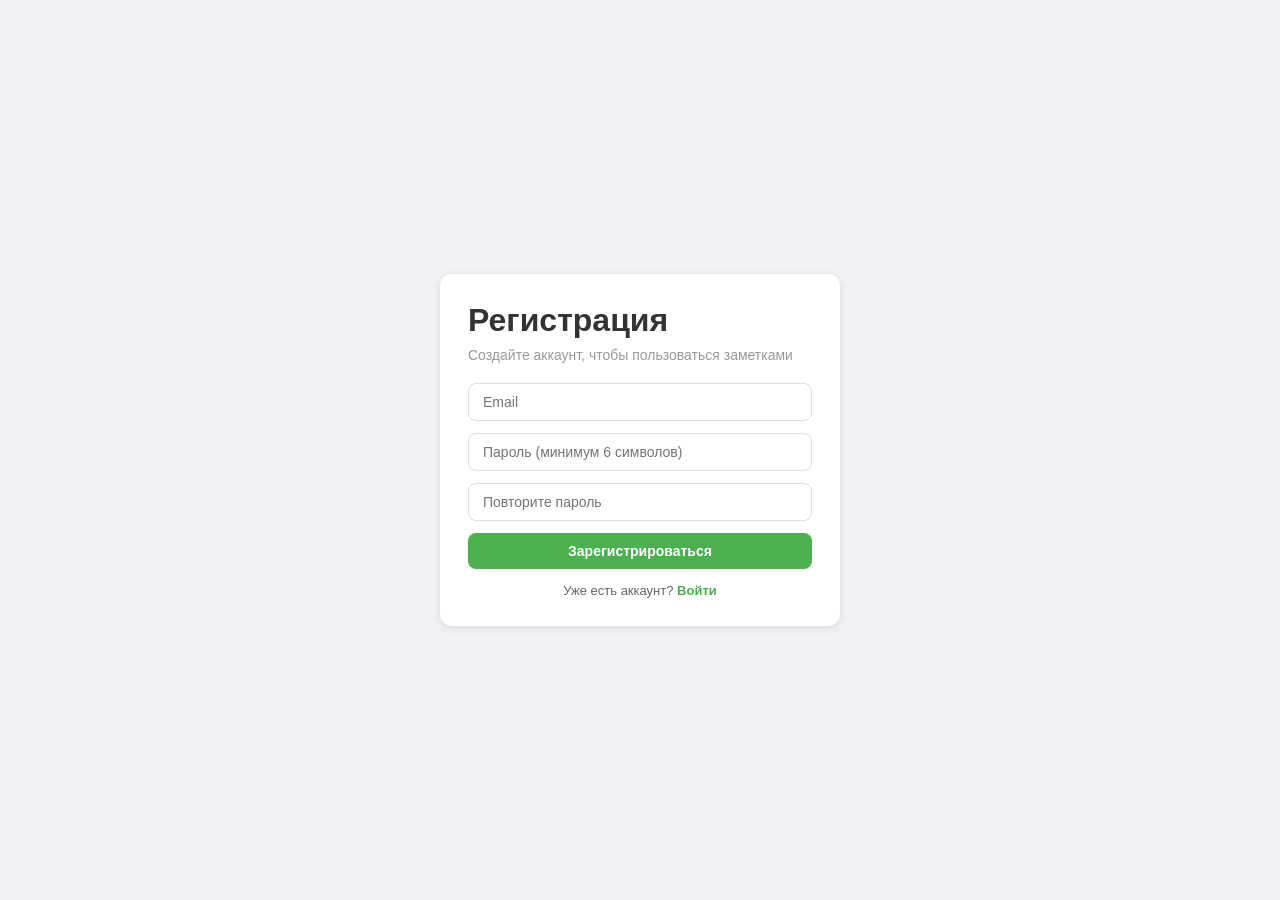
<file: registration-serv/target/classes/static/index.html>
<!DOCTYPE html>
<html lang="ru">
<head>
    <meta charset="UTF-8">
    <title>Регистрация</title>
    <link rel="stylesheet" href="style.css">
</head>
<body>
<div class="container">

    <!-- Шаг 1: форма регистрации -->
    <div class="card" id="register-step">
        <h1>Регистрация</h1>
        <p class="subtitle">Создайте аккаунт, чтобы пользоваться заметками</p>

        <div id="register-message"></div>

        <input type="email" id="email" placeholder="Email" autocomplete="email" />
        <input type="password" id="password" placeholder="Пароль (минимум 6 символов)" autocomplete="new-password" />
        <input type="password" id="password-confirm" placeholder="Повторите пароль" autocomplete="new-password" />

        <button class="btn-primary" onclick="register()">Зарегистрироваться</button>

        <p class="hint">
            Уже есть аккаунт?
            <a href="javascript:void(0)" onclick="goToLogin()">Войти</a>
        </p>
    </div>

    <!-- Шаг 2: настройка 2FA -->
    <div class="card" id="totp-step" style="display:none">
        <h1>Настройка 2FA</h1>
        <p class="subtitle">Отсканируйте QR-код в приложении-аутентификаторе</p>

        <div id="totp-message"></div>

        <div class="qr-wrapper">
            <div id="qrcode-container"></div>
        </div>

        <div class="secret-box">
            <span class="secret-label">Ключ вручную:</span>
            <code id="totp-secret-text"></code>
        </div>

        <p class="hint" style="margin-bottom:12px; margin-top:0">
            Используйте Google Authenticator, Authy или любое TOTP-приложение
        </p>

        <input type="text" id="totp-code" placeholder="6-значный код из приложения"
               maxlength="6" inputmode="numeric" autocomplete="one-time-code" />

        <button class="btn-primary" onclick="confirmTotp()">Активировать 2FA</button>
    </div>

</div>

<script src="qrcode.min.js"></script>
<script src="app.js"></script>
</body>
</html>
</file>
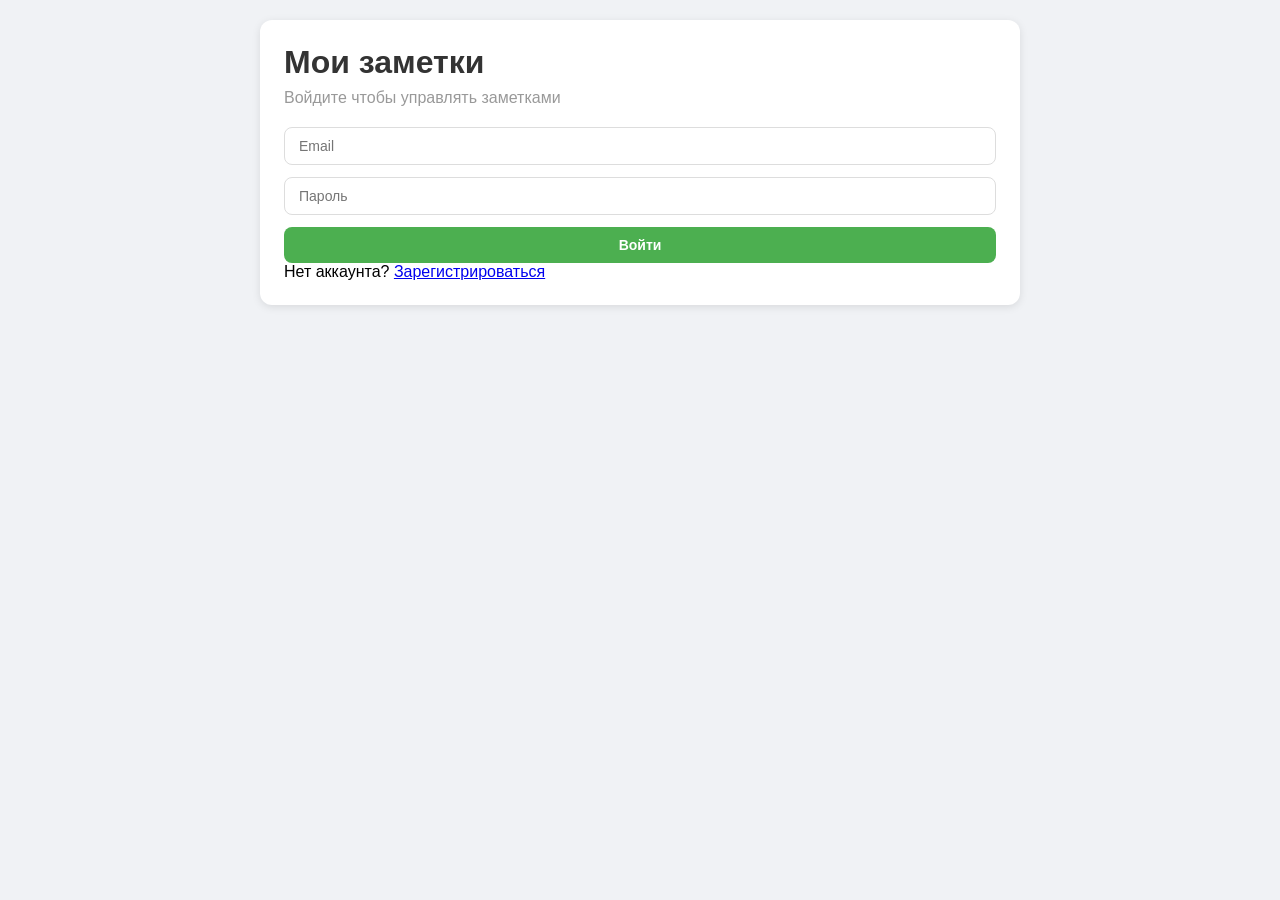
<file: resource-serv/target/classes/static/index.html>
<!DOCTYPE html>
<html lang="ru">
<head>
    <meta charset="UTF-8">
    <title>Мои заметки</title>
    <link rel="stylesheet" href="style.css">
</head>
<body>
<div class="container">

    <!-- Шаг 1: email + пароль -->
    <div class="card" id="auth-section">
        <h1>Мои заметки</h1>
        <p class="subtitle">Войдите чтобы управлять заметками</p>

        <div id="auth-message"></div>

        <input type="email" id="email" placeholder="Email" autocomplete="email" />
        <input type="password" id="password" placeholder="Пароль" autocomplete="current-password" />

        <button class="btn-primary" onclick="login()">Войти</button>

        <p class="hint">
            Нет аккаунта?
            <a href="javascript:void(0)" onclick="goToRegister()">Зарегистрироваться</a>
        </p>
    </div>

    <!-- Шаг 2: TOTP (показывается только если включена 2FA) -->
    <div class="card" id="totp-section" style="display:none">
        <h1>Двухфакторная аутентификация</h1>
        <p class="subtitle">Введите код из приложения-аутентификатора</p>

        <div id="totp-message"></div>

        <input type="text" id="totp-code" placeholder="6-значный код"
               maxlength="6" inputmode="numeric" autocomplete="one-time-code" />

        <button class="btn-primary" onclick="submitTotp()">Подтвердить</button>
        <button class="btn-back" onclick="backToLogin()">Назад</button>
    </div>

    <!-- Блок заметок -->
    <div id="notes-section">
        <div class="card">
            <div class="user-info">
                <span class="user-email" id="user-email"></span>
                <button class="btn-logout" onclick="logout()">Выйти</button>
            </div>

            <h2>Новая заметка</h2>
            <div id="create-message"></div>

            <input type="text" id="new-title" placeholder="Заголовок" />
            <textarea id="new-content" placeholder="Текст заметки"></textarea>

            <button class="btn-primary" onclick="createNote()">Добавить заметку</button>
        </div>

        <div class="card">
            <h2>Мои заметки</h2>
            <div id="notes-list"></div>
        </div>
    </div>

</div>

<!-- Модальное окно редактирования -->
<div class="modal-overlay" id="edit-modal">
    <div class="modal">
        <h2>Редактировать заметку</h2>

        <input type="text" id="edit-title" placeholder="Заголовок" />
        <textarea id="edit-content" placeholder="Текст заметки"></textarea>

        <div class="modal-actions">
            <button class="btn-edit" onclick="saveEdit()">Сохранить</button>
            <button class="btn-cancel" onclick="closeModal()">Отмена</button>
        </div>
    </div>
</div>

<script src="app.js"></script>
</body>
</html>
</file>
<file: registration-serv/target/classes/static/style.css>
* {
    box-sizing: border-box;
    margin: 0;
    padding: 0;
}

body {
    font-family: Arial, sans-serif;
    background: #f0f2f5;
    min-height: 100vh;
    display: flex;
    align-items: center;
    justify-content: center;
}

.container {
    width: 100%;
    max-width: 440px;
    padding: 20px;
}

.card {
    background: white;
    border-radius: 12px;
    padding: 28px;
    box-shadow: 0 2px 8px rgba(0, 0, 0, 0.1);
}

h1 {
    color: #333;
    margin-bottom: 8px;
}

.subtitle {
    color: #999;
    margin-bottom: 20px;
    margin-top: 4px;
    font-size: 14px;
}

input {
    width: 100%;
    padding: 10px 14px;
    border: 1px solid #ddd;
    border-radius: 8px;
    font-size: 14px;
    margin-bottom: 12px;
}

button {
    padding: 10px 20px;
    border: none;
    border-radius: 8px;
    cursor: pointer;
    font-size: 14px;
    font-weight: bold;
}

.btn-primary {
    background: #4CAF50;
    color: white;
    width: 100%;
}

.btn-primary:hover {
    background: #45a049;
}

.message {
    padding: 10px 14px;
    border-radius: 8px;
    margin-bottom: 12px;
    font-size: 14px;
}

.message.success {
    background: #e8f5e9;
    color: #2e7d32;
}

.message.error {
    background: #ffebee;
    color: #c62828;
}

.hint {
    margin-top: 14px;
    text-align: center;
    color: #666;
    font-size: 13px;
}

.hint a {
    color: #4CAF50;
    text-decoration: none;
    font-weight: bold;
}

.hint a:hover {
    text-decoration: underline;
}

.qr-wrapper {
    display: flex;
    justify-content: center;
    margin: 16px 0;
}

.secret-box {
    background: #f5f5f5;
    border: 1px solid #ddd;
    border-radius: 8px;
    padding: 10px 14px;
    margin-bottom: 12px;
    display: flex;
    align-items: center;
    gap: 8px;
    flex-wrap: wrap;
}

.secret-label {
    color: #666;
    font-size: 13px;
    white-space: nowrap;
}

.secret-box code {
    font-family: monospace;
    font-size: 13px;
    color: #333;
    word-break: break-all;
    letter-spacing: 1px;
}
</file>
<file: resource-serv/target/classes/static/style.css>
* {
    box-sizing: border-box;
    margin: 0;
    padding: 0;
}

body {
    font-family: Arial, sans-serif;
    background: #f0f2f5;
}

.container {
    max-width: 800px;
    margin: 0 auto;
    padding: 20px;
}

.card {
    background: white;
    border-radius: 12px;
    padding: 24px;
    margin-bottom: 20px;
    box-shadow: 0 2px 8px rgba(0, 0, 0, 0.1);
}

h1 {
    color: #333;
    margin-bottom: 8px;
}

h2 {
    color: #555;
    margin-bottom: 16px;
    font-size: 18px;
}

.subtitle {
    color: #999;
    margin-bottom: 20px;
    margin-top: 4px;
}

input,
textarea {
    width: 100%;
    padding: 10px 14px;
    border: 1px solid #ddd;
    border-radius: 8px;
    font-size: 14px;
    margin-bottom: 12px;
}

textarea {
    height: 80px;
    resize: vertical;
}

button {
    padding: 10px 20px;
    border: none;
    border-radius: 8px;
    cursor: pointer;
    font-size: 14px;
    font-weight: bold;
}

.btn-primary {
    background: #4CAF50;
    color: white;
    width: 100%;
}

.btn-primary:hover {
    background: #45a049;
}

.btn-danger {
    background: #f44336;
    color: white;
}

.btn-danger:hover {
    background: #d32f2f;
}

.btn-edit {
    background: #2196F3;
    color: white;
}

.btn-edit:hover {
    background: #1976D2;
}

.btn-cancel {
    background: #eee;
    color: #333;
}

.btn-logout {
    background: #ff9800;
    color: white;
    padding: 6px 14px;
    font-size: 13px;
}

.message {
    padding: 10px 14px;
    border-radius: 8px;
    margin-bottom: 12px;
    font-size: 14px;
}

.message.success {
    background: #e8f5e9;
    color: #2e7d32;
}

.message.error {
    background: #ffebee;
    color: #c62828;
}

#auth-section {
}

#totp-section {
    display: none;
}

#notes-section {
    display: none;
}

.btn-back {
    background: #eee;
    color: #333;
    width: 100%;
    margin-top: 8px;
}

.user-info {
    display: flex;
    justify-content: space-between;
    align-items: center;
    margin-bottom: 16px;
}

.user-email {
    color: #555;
    font-size: 14px;
}

.note-card {
    background: #f9f9f9;
    border: 1px solid #eee;
    border-radius: 8px;
    padding: 16px;
    margin-bottom: 12px;
}

.note-header {
    display: flex;
    justify-content: space-between;
    align-items: center;
    margin-bottom: 8px;
}

.note-title {
    font-weight: bold;
    font-size: 16px;
    color: #333;
}

.note-content {
    color: #666;
    font-size: 14px;
    margin-bottom: 8px;
}

.note-date {
    color: #999;
    font-size: 12px;
}

.note-actions {
    display: flex;
    gap: 8px;
}

.modal-overlay {
    display: none;
    position: fixed;
    top: 0;
    left: 0;
    width: 100%;
    height: 100%;
    background: rgba(0, 0, 0, 0.5);
    justify-content: center;
    align-items: center;
}

.modal-overlay.active {
    display: flex;
}

.modal {
    background: white;
    border-radius: 12px;
    padding: 24px;
    width: 400px;
}

.modal h2 {
    margin-bottom: 16px;
}

.modal-actions {
    display: flex;
    gap: 8px;
}
</file>
